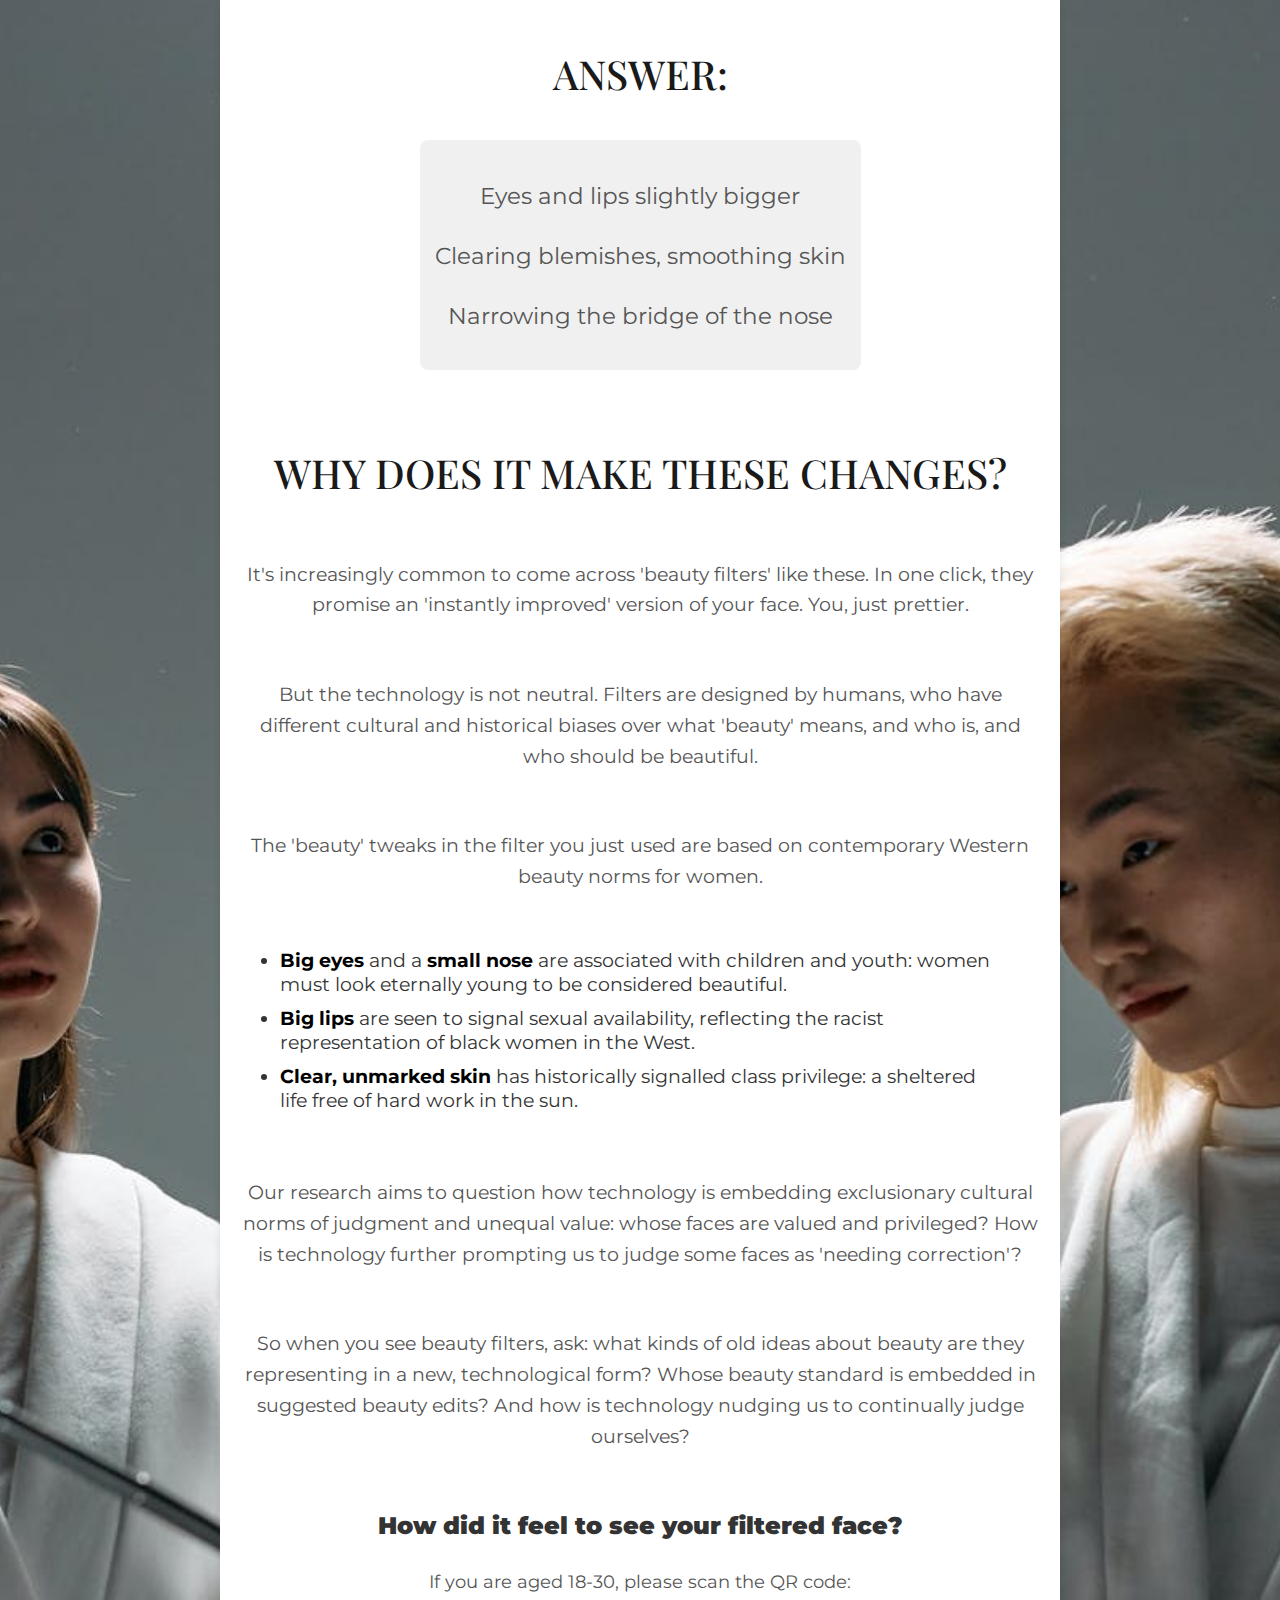
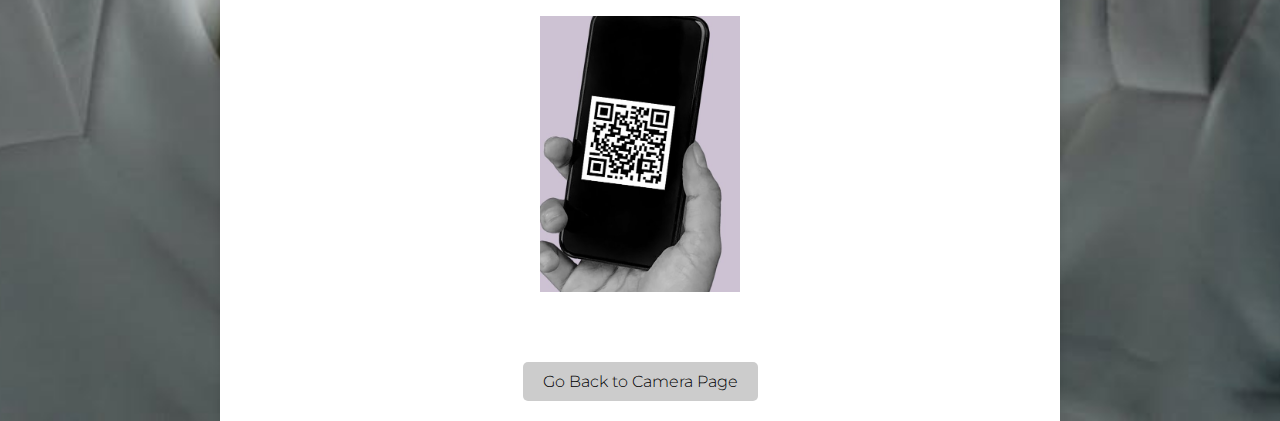
<file: answer.html>
<!DOCTYPE html>
<html lang="en">
  <head>
    <meta charset="UTF-8" />
    <meta
      name="viewport"
      content="width=device-width, initial-scale=1.0, maximum-scale=1.0, user-scalable=no"
    />
    <title>Answer</title>
    <link
      href="https://fonts.googleapis.com/css2?family=Playfair+Display:wght@500&family=Montserrat:wght@300&display=swap"
      rel="stylesheet"
    />
    <link rel="stylesheet" href="assets/styles.css" />
  </head>
  <body
    style="
      background-image: url('assets/img/selfie.jpeg');
      background-size: cover;
      background-repeat: no-repeat;
      background-position: center;
    "
  >
    <div class="container">
      <h1>ANSWER:</h1>

      <div class="filter-effects">
        <p>Eyes and lips slightly bigger</p>
        <p>Clearing blemishes, smoothing skin</p>
        <p>Narrowing the bridge of the nose</p>
      </div>

      <h1>WHY DOES IT MAKE THESE CHANGES?</h1>
      <p>
        It's increasingly common to come across 'beauty filters' like these. In
        one click, they promise an 'instantly improved' version of your face.
        You, just prettier.
      </p>
      <p>
        But the technology is not neutral. Filters are designed by humans, who
        have different cultural and historical biases over what 'beauty' means,
        and who is, and who should be beautiful.
      </p>
      <p>
        The 'beauty' tweaks in the filter you just used are based on
        contemporary Western beauty norms for women.
      </p>

      <ul>
        <li>
          <strong>Big eyes</strong> and a <strong>small nose</strong> are
          associated with children and youth: women must look eternally young to
          be considered beautiful.
        </li>
        <li>
          <strong>Big lips</strong> are seen to signal sexual availability,
          reflecting the racist representation of black women in the West.
        </li>
        <li>
          <strong>Clear, unmarked skin</strong> has historically signalled class
          privilege: a sheltered life free of hard work in the sun.
        </li>
      </ul>

      <p>
        Our research aims to question how technology is embedding exclusionary
        cultural norms of judgment and unequal value: whose faces are valued and
        privileged? How is technology further prompting us to judge some faces
        as 'needing correction'?
      </p>
      <p>
        So when you see beauty filters, ask: what kinds of old ideas about
        beauty are they representing in a new, technological form? Whose beauty
        standard is embedded in suggested beauty edits? And how is technology
        nudging us to continually judge ourselves?
      </p>

      <div class="qr-section">
        <h2><strong>How did it feel to see your filtered face?</strong></h2>
        <p>If you are aged 18-30, please scan the QR code:</p>
        <img
          src="assets/img/QRCode.jpg"
          alt="QR Code"
          class="qr-image"
          style="width: 200px; height: auto"
        />
      </div>
      <a href="index.html">Go Back to Camera Page</a>
    </div>
  </body>
</html>
</file>
<file: assets/styles.css>
.container a {
  background-color: #cccccc;
}

.pink-button {
  margin: 10px auto;
  display: block;
  background-color: pink;
  border: none;
  border-radius: 5px;
  padding: 15px 20px;
  font-size: 18px;
  cursor: pointer;
  text-align: center;
  z-index: 10;
}

.pink-button:hover {
  background-color: lightpink;
}

.nav-button {
  background-color: #cccccc;
  color: #1a1a1a;
  text-decoration: none;
  padding: 15px 20px;
  border-radius: 5px;
  font-size: 18px;
  display: inline-block;
  margin-top: 15px;
  transition: background-color 0.3s ease;
}

.nav-button:hover {
  background-color: #ff85c4;
}

#video-container {
  position: relative;
  /*width: 640px;*/
  height: auto;
  margin: 0 auto 20px;
  /*overflow: hidden;*/
  width: 100%;
  max-width: 640px;
  aspect-ratio: 16/9;
}

video,
canvas {
  width: 100%;
  height: auto;
  display: block;
  margin: 0 auto;
  border-radius: 10px;
  z-index: 1;
  /*object-fit: cover;*/
}

.canvas-container {
  position: absolute;
  top: 0;
  left: 0;
}

canvas {
  position: absolute;
  top: 0;
  left: 0;
}

body {
  font-family: "Montserrat", sans-serif;
  background-color: #f8f8f8;
  color: #333;
  margin: 0;
  padding: 0;
}

.container {
  max-width: 800px;
  margin: 0 auto;
  padding: 20px 20px;
  background-color: white;
  box-shadow: 0 4px 8px rgba(0, 0, 0, 0.1);
  display: flex;
  flex-direction: column;
  align-items: center;
  text-align: center;
  gap: 20px;
}

h1 {
  font-family: "Playfair Display", serif;
  font-size: 2.5em;
  font-weight: 500;
  color: #1a1a1a;
  margin-bottom: 20px;
  text-align: center;
}

h2 {
  font-size: 1.5em;
  margin-bottom: 10px;
}

p {
  font-family: "Montserrat", sans-serif;
  font-size: 1.2em;
  line-height: 1.6;
  margin-bottom: 20px;
  color: #555;
}

ul {
  font-family: "Montserrat", sans-serif;
  padding-left: 40px;
  padding-right: 40px;
}

ul li {
  font-size: 1.2em;
  margin-bottom: 10px;
  text-align: left;
}

ul li strong {
  font-weight: bold;
  color: #000;
}

.filter-effects {
  background-color: #f0f0f0;
  padding: 15px;
  border-radius: 8px;
  margin-bottom: 30px;
  font-size: 1.2em;
  color: #333;
  text-align: center;
}

a {
  display: inline-block;
  margin-top: 20px;
  padding: 10px 20px;
  background-color: #333;
  color: #000;
  text-decoration: none;
  border-radius: 5px;
  font-family: "Montserrat", sans-serif;
  font-weight: 300;
  transition: background-color 0.3s ease;
}

a:hover {
  background-color: #555;
}

.qr-section {
  display: flex;
  flex-direction: column;
  align-items: center;
  margin-bottom: 20px;
}

.qr-section p {
  font-family: "Montserrat", sans-serif;
  font-size: 1.1em;
  margin-bottom: 10px;
}

.qr-section img {
  margin: 10px 0;
  max-width: 100%;
  height: auto;
}

.qr-image {
  width: 200px;
  height: auto;
  margin: 20px auto;
  display: block;
}

.back-button {
  display: inline-block;
  padding: 10px 20px;
  background-color: #333;
  color: white;
  text-decoration: none;
  border-radius: 5px;
  font-family: "Montserrat", sans-serif;
  font-weight: 300;
  transition: background-color 0.3s ease;
  margin: 20px auto;
  text-align: center;
}

a.back-button {
  display: inline-block;
  margin-top: 20px;
  padding: 10px 20px;
  background-color: #333;
  color: white;
  text-decoration: none;
  border-radius: 5px;
  font-family: "Montserrat", sans-serif;
  font-weight: 300;
  transition: background-color 0.3s ease;
}

a.back-button:hover {
  background-color: #555;
  text-align: center;
  display: block;
  width: fit-content;
  margin: 0 auto;
}

img {
  margin-top: 20px;
}

@media (max-width: 768px) {
  h1 {
    font-size: 1.8em;
  }

  p,
  ul li {
    font-size: 1em;
  }

  .pink-button,
  .nav-button {
    font-size: 16px;
  }

  #video-container {
    width: 100%; /* Full width on mobile */
    height: auto;
  }
}
</file>
